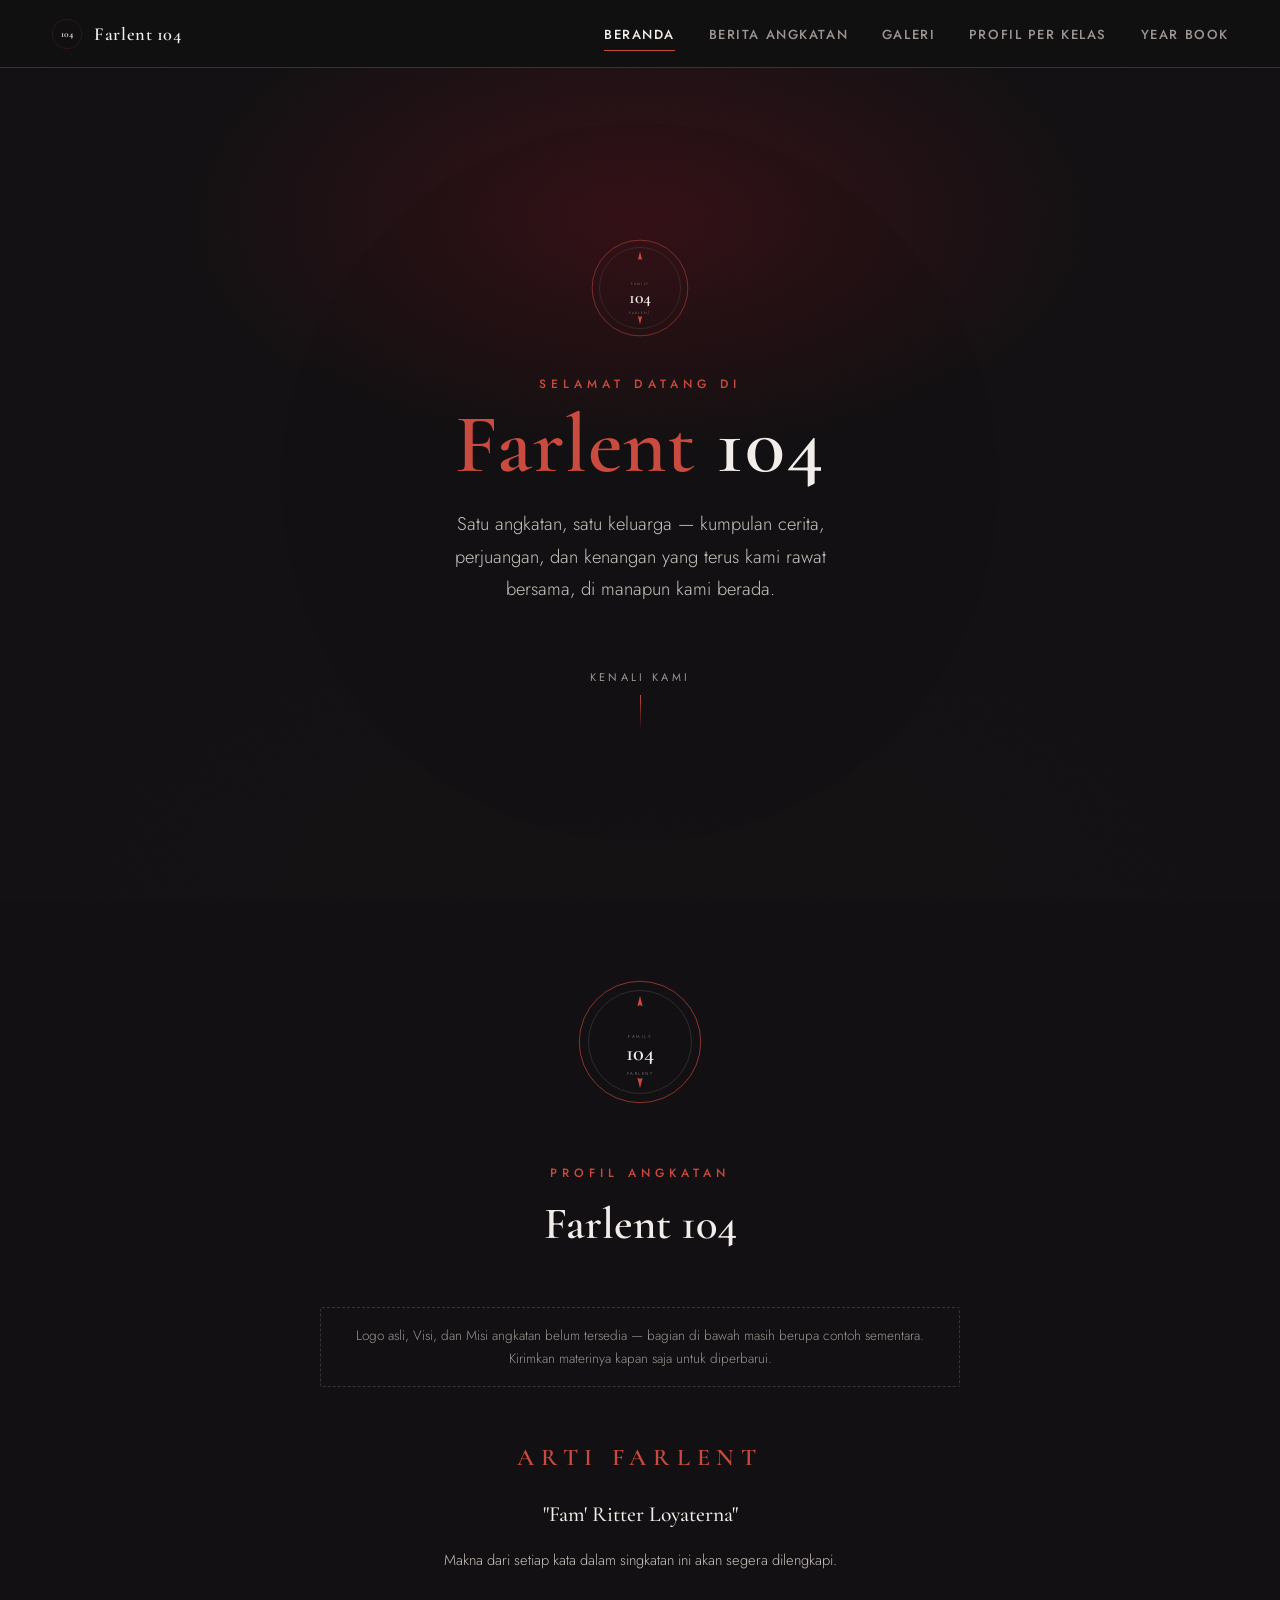
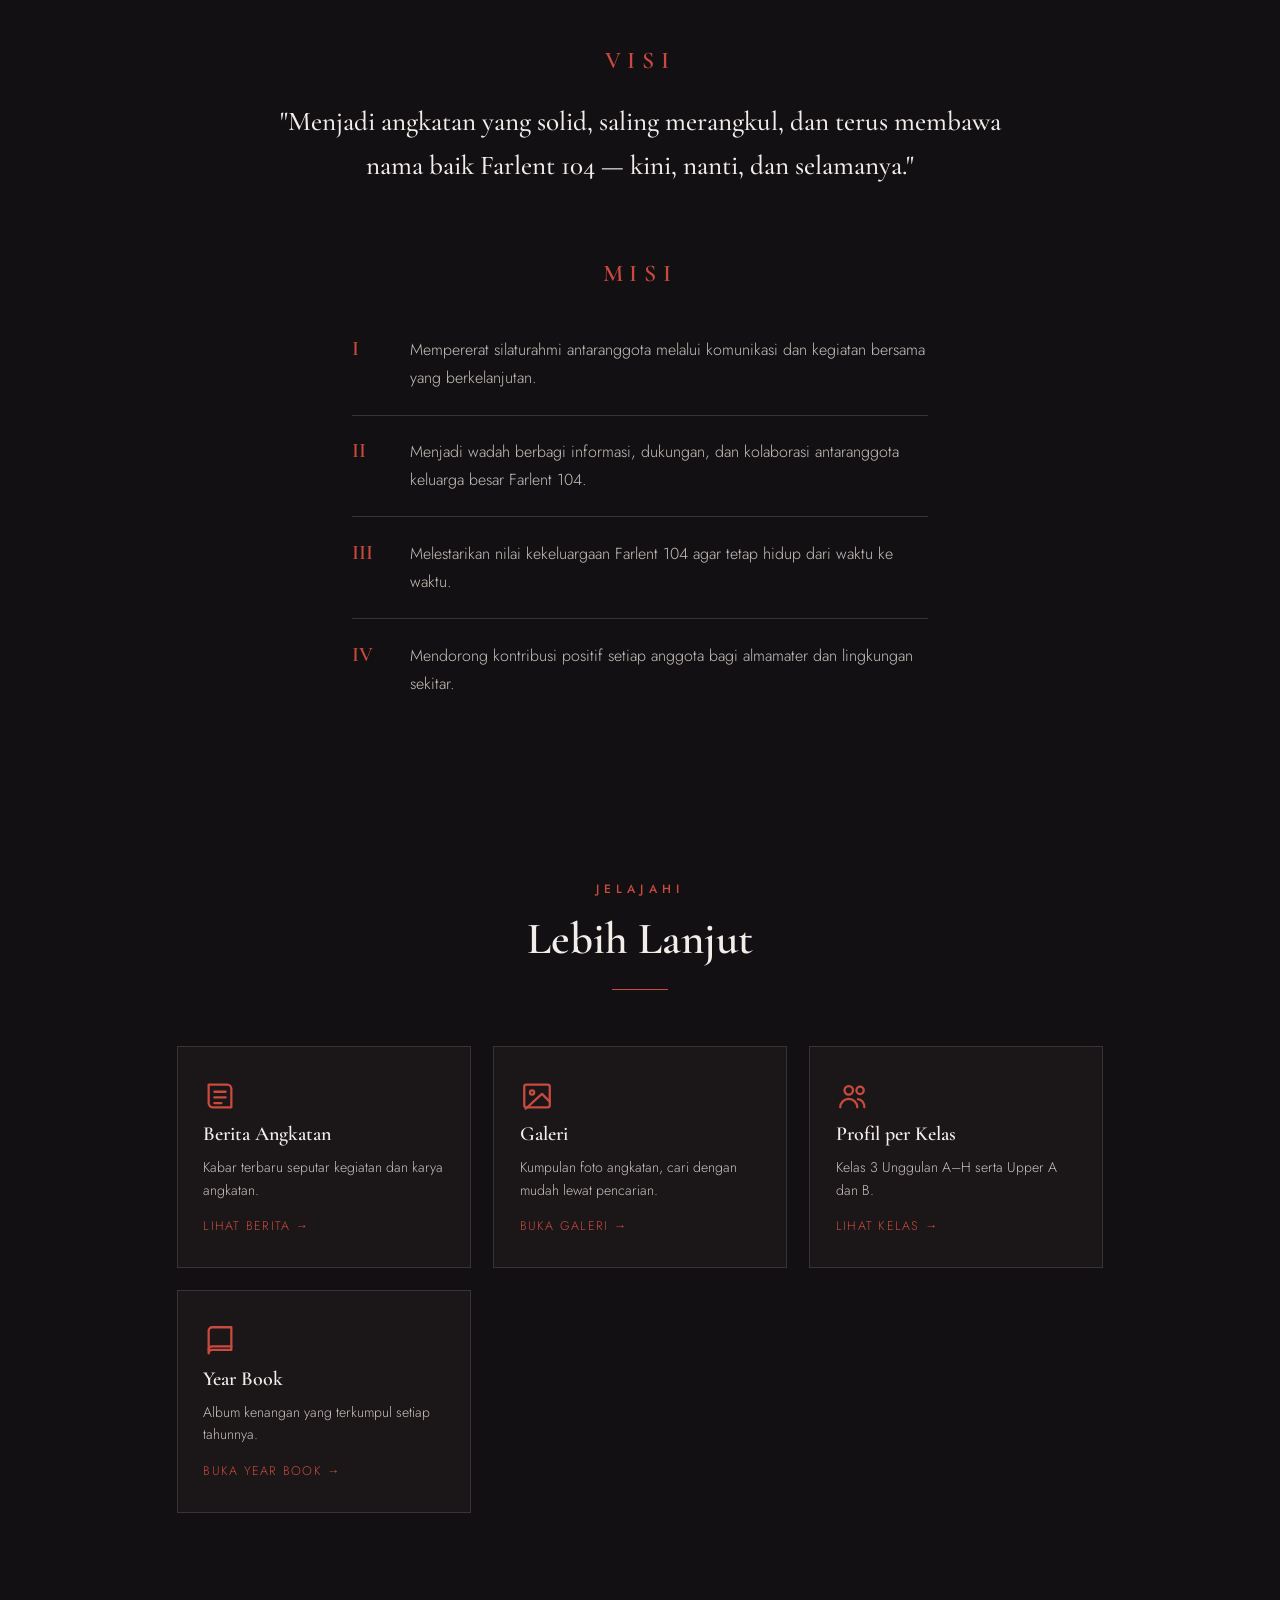
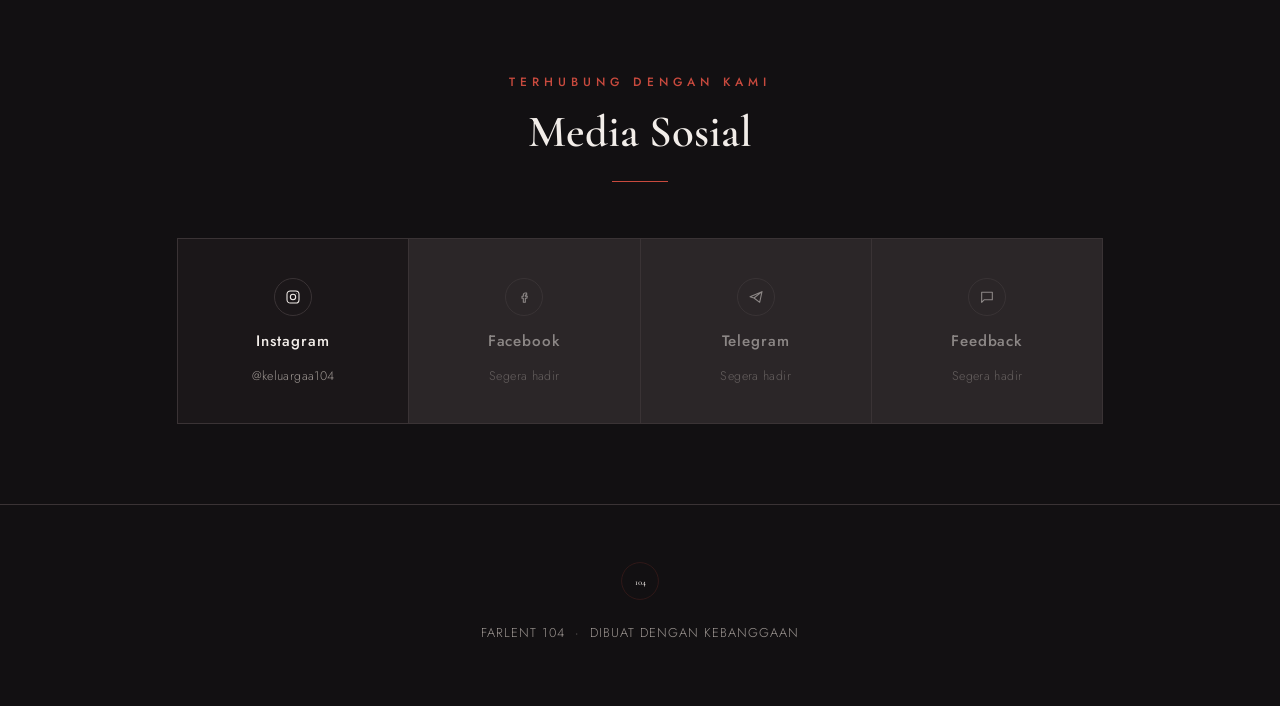
<file: index.html>
<!DOCTYPE html>
<html lang="id">
<head>
<meta charset="UTF-8">
<meta name="viewport" content="width=device-width, initial-scale=1.0">
<title>Farlent 104</title>
<link rel="stylesheet" href="shared.css">
<link rel="stylesheet" href="css/index.css">
</head>
<body>
<div class="grain"></div>

<nav class="navbar">
  <a class="nav-brand" href="index.html">
    <svg class="crest" viewBox="0 0 200 200" aria-hidden="true"><circle class="ring-outer" cx="100" cy="100" r="92"/><text x="100" y="118" class="num" style="font-size:60px;">104</text></svg>
    <span>Farlent 104</span>
  </a>
  <ul class="nav-links">
    <li><a href="index.html" aria-current="page">Beranda</a></li>
    <li><a href="berita.html">Berita Angkatan</a></li>
    <li><a href="galeri.html">Galeri</a></li>
    <li><a href="kelas.html">Profil per Kelas</a></li>
    <li><a href="yearbook.html">Year Book</a></li>
  </ul>
  <button class="nav-toggle" aria-label="Buka menu" aria-expanded="false">
    <svg viewBox="0 0 24 24" fill="none" stroke="currentColor" stroke-width="1.6"><path d="M4 7h16M4 12h16M4 17h16"/></svg>
  </button>
</nav>

<header class="hero">
  <div class="hero-watermark" aria-hidden="true">
    <svg viewBox="0 0 200 200"><circle class="ring-outer" cx="100" cy="100" r="92"/><circle class="ring-inner" cx="100" cy="100" r="80"/></svg>
  </div>
  <svg class="hero-crest crest" viewBox="0 0 200 200" role="img" aria-label="Lambang Farlent 104">
    <circle class="ring-outer" cx="100" cy="100" r="92"/>
    <circle class="ring-inner" cx="100" cy="100" r="78"/>
    <path d="M100 30 L104 46 L100 44 L96 46 Z" fill="var(--garnet-soft)"/>
    <path d="M100 170 L104 154 L100 156 L96 154 Z" fill="var(--garnet-soft)"/>
    <text x="100" y="94" class="label">FAMILY</text>
    <text x="100" y="128" class="num">104</text>
    <text x="100" y="150" class="label">FARLENT</text>
  </svg>
  <span class="eyebrow">Selamat datang di</span>
  <h1><em>Farlent</em> 104</h1>
  <p class="tagline">Satu angkatan, satu keluarga — kumpulan cerita, perjuangan, dan kenangan yang terus kami rawat bersama, di manapun kami berada.</p>
  <button class="scroll-cue" onclick="document.getElementById('profil').scrollIntoView({behavior:'smooth'})" aria-label="Gulir ke profil angkatan">
    <span>Kenali Kami</span>
    <span class="line" aria-hidden="true"></span>
  </button>
</header>

<main id="profil">
  <section class="block reveal">
    <div class="profile-logo">
      <svg class="crest" viewBox="0 0 200 200" role="img" aria-label="Lambang Farlent 104">
        <circle class="ring-outer" cx="100" cy="100" r="92"/>
        <circle class="ring-inner" cx="100" cy="100" r="78"/>
        <path d="M100 30 L104 46 L100 44 L96 46 Z" fill="var(--garnet-soft)"/>
        <path d="M100 170 L104 154 L100 156 L96 154 Z" fill="var(--garnet-soft)"/>
        <text x="100" y="94" class="label">FAMILY</text>
        <text x="100" y="128" class="num">104</text>
        <text x="100" y="150" class="label">FARLENT</text>
      </svg>
    </div>
    <div class="section-head">
      <span class="eyebrow">Profil Angkatan</span>
      <h2>Farlent 104</h2>
    </div>

    <div class="notice">Logo asli, Visi, dan Misi angkatan belum tersedia — bagian di bawah masih berupa contoh sementara. Kirimkan materinya kapan saja untuk diperbarui.</div>

    <div class="vm-block" style="margin-bottom:4.5rem;">
      <h3>Arti Farlent</h3>
      <p class="visi-text" style="font-size:clamp(1.1rem,2.2vw,1.35rem);">"Fam' Ritter Loyaterna"</p>
      <p style="text-align:center; color:var(--paper-dim); font-size:0.92rem; max-width:52ch; margin:1rem auto 0; line-height:1.75;">Makna dari setiap kata dalam singkatan ini akan segera dilengkapi.</p>
    </div>

    <div class="vm-wrap">
      <div class="vm-block">
        <h3>Visi</h3>
        <p class="visi-text">"Menjadi angkatan yang solid, saling merangkul, dan terus membawa nama baik Farlent 104 — kini, nanti, dan selamanya."</p>
      </div>
      <div class="vm-block">
        <h3>Misi</h3>
        <ul class="misi-list">
          <li><span class="num">I</span><p>Mempererat silaturahmi antaranggota melalui komunikasi dan kegiatan bersama yang berkelanjutan.</p></li>
          <li><span class="num">II</span><p>Menjadi wadah berbagi informasi, dukungan, dan kolaborasi antaranggota keluarga besar Farlent 104.</p></li>
          <li><span class="num">III</span><p>Melestarikan nilai kekeluargaan Farlent 104 agar tetap hidup dari waktu ke waktu.</p></li>
          <li><span class="num">IV</span><p>Mendorong kontribusi positif setiap anggota bagi almamater dan lingkungan sekitar.</p></li>
        </ul>
      </div>
    </div>
  </section>

  <section class="block reveal">
    <div class="section-head">
      <span class="eyebrow">Jelajahi</span>
      <h2>Lebih Lanjut</h2>
      <div class="divider"></div>
    </div>
    <div class="quicklinks">
      <a class="quick-card" href="berita.html">
        <span class="icon"><svg viewBox="0 0 24 24" fill="none" stroke-width="1.6" stroke-linecap="round" stroke-linejoin="round"><path d="M4 4h13a3 3 0 0 1 3 3v13H7a3 3 0 0 1-3-3V4Z"/><path d="M8 9h8M8 13h8M8 17h5"/></svg></span>
        <h3>Berita Angkatan</h3>
        <p>Kabar terbaru seputar kegiatan dan karya angkatan.</p>
        <span class="go">Lihat Berita →</span>
      </a>
      <a class="quick-card" href="galeri.html">
        <span class="icon"><svg viewBox="0 0 24 24" fill="none" stroke-width="1.6" stroke-linecap="round" stroke-linejoin="round"><rect x="3" y="4" width="18" height="16" rx="1.5"/><circle cx="8.5" cy="9.5" r="1.5"/><path d="M21 16l-5.5-5.5L4 21"/></svg></span>
        <h3>Galeri</h3>
        <p>Kumpulan foto angkatan, cari dengan mudah lewat pencarian.</p>
        <span class="go">Buka Galeri →</span>
      </a>
      <a class="quick-card" href="kelas.html">
        <span class="icon"><svg viewBox="0 0 24 24" fill="none" stroke-width="1.6" stroke-linecap="round" stroke-linejoin="round"><circle cx="9" cy="8" r="3"/><path d="M3 20c0-3.3 2.7-6 6-6s6 2.7 6 6"/><circle cx="17" cy="8" r="2.6"/><path d="M15.5 14.2c2.7.4 4.5 2.7 4.5 5.8"/></svg></span>
        <h3>Profil per Kelas</h3>
        <p>Kelas 3 Unggulan A–H serta Upper A dan B.</p>
        <span class="go">Lihat Kelas →</span>
      </a>
      <a class="quick-card" href="yearbook.html">
        <span class="icon"><svg viewBox="0 0 24 24" fill="none" stroke-width="1.6" stroke-linecap="round" stroke-linejoin="round"><path d="M4 5.5A2.5 2.5 0 0 1 6.5 3H20v16H6.5A2.5 2.5 0 0 0 4 21.5v-16Z"/><path d="M4 19a2.5 2.5 0 0 1 2.5-2.5H20"/></svg></span>
        <h3>Year Book</h3>
        <p>Album kenangan yang terkumpul setiap tahunnya.</p>
        <span class="go">Buka Year Book →</span>
      </a>
    </div>
  </section>

  <section class="block reveal">
    <div class="section-head">
      <span class="eyebrow">Terhubung Dengan Kami</span>
      <h2>Media Sosial</h2>
      <div class="divider"></div>
    </div>
    <div class="medsos-grid">
      <a class="medsos-card" href="https://www.instagram.com/keluargaa104" target="_blank" rel="noopener" aria-label="Instagram Farlent 104">
        <span class="icon"><svg viewBox="0 0 24 24" fill="none" stroke-width="1.6" stroke-linecap="round" stroke-linejoin="round"><rect x="3" y="3" width="18" height="18" rx="5"/><circle cx="12" cy="12" r="4"/><circle cx="17.2" cy="6.8" r="0.6" fill="var(--paper)" stroke="none"/></svg></span>
        <span class="name">Instagram</span>
        <span class="handle">@keluargaa104</span>
      </a>
      <span class="medsos-card disabled" aria-label="Facebook belum tersedia">
        <span class="icon"><svg viewBox="0 0 24 24" fill="none" stroke-width="1.6" stroke-linecap="round" stroke-linejoin="round"><path d="M14 9h2V6h-2c-1.7 0-3 1.3-3 3v2H9v3h2v6h3v-6h2.2l.8-3H14V9.6c0-.3.3-.6.6-.6Z"/></svg></span>
        <span class="name">Facebook</span>
        <span class="handle">Segera hadir</span>
      </span>
      <span class="medsos-card disabled" aria-label="Telegram belum tersedia">
        <span class="icon"><svg viewBox="0 0 24 24" fill="none" stroke-width="1.6" stroke-linecap="round" stroke-linejoin="round"><path d="M21 4 3 11.5l6 2M21 4l-3.5 16-8.5-6.5M21 4 9 13.5"/></svg></span>
        <span class="name">Telegram</span>
        <span class="handle">Segera hadir</span>
      </span>
      <span class="medsos-card disabled" aria-label="Feedback belum tersedia">
        <span class="icon"><svg viewBox="0 0 24 24" fill="none" stroke-width="1.6" stroke-linecap="round" stroke-linejoin="round"><path d="M4 5h16v11H8l-4 4V5Z"/></svg></span>
        <span class="name">Feedback</span>
        <span class="handle">Segera hadir</span>
      </span>
    </div>
  </section>
</main>

<footer>
  <svg class="crest-mini crest" viewBox="0 0 200 200" aria-hidden="true"><circle class="ring-outer" cx="100" cy="100" r="92"/><text x="100" y="118" class="num" style="font-size:44px;">104</text></svg>
  <p>FARLENT 104 &nbsp;·&nbsp; DIBUAT DENGAN KEBANGGAAN</p>
</footer>

<script src="shared.js"></script>
</body>
</html>
</file>
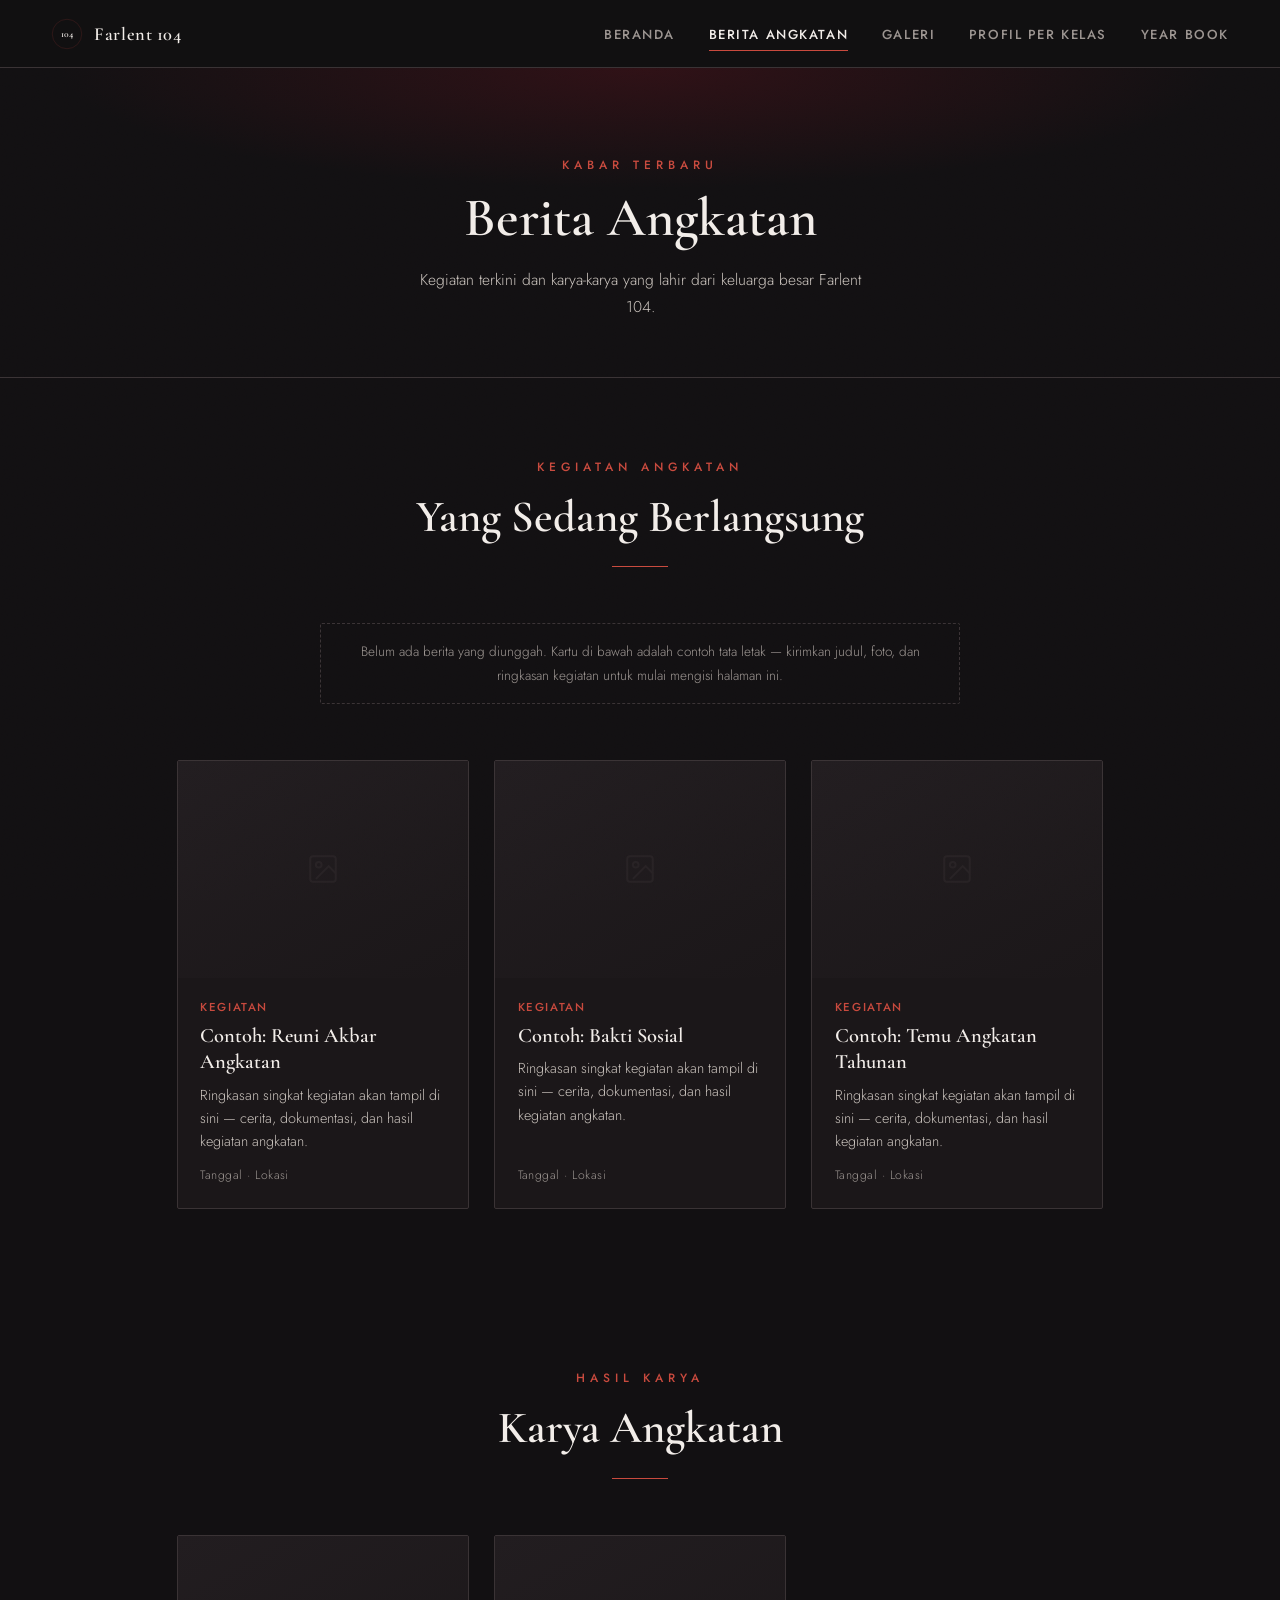
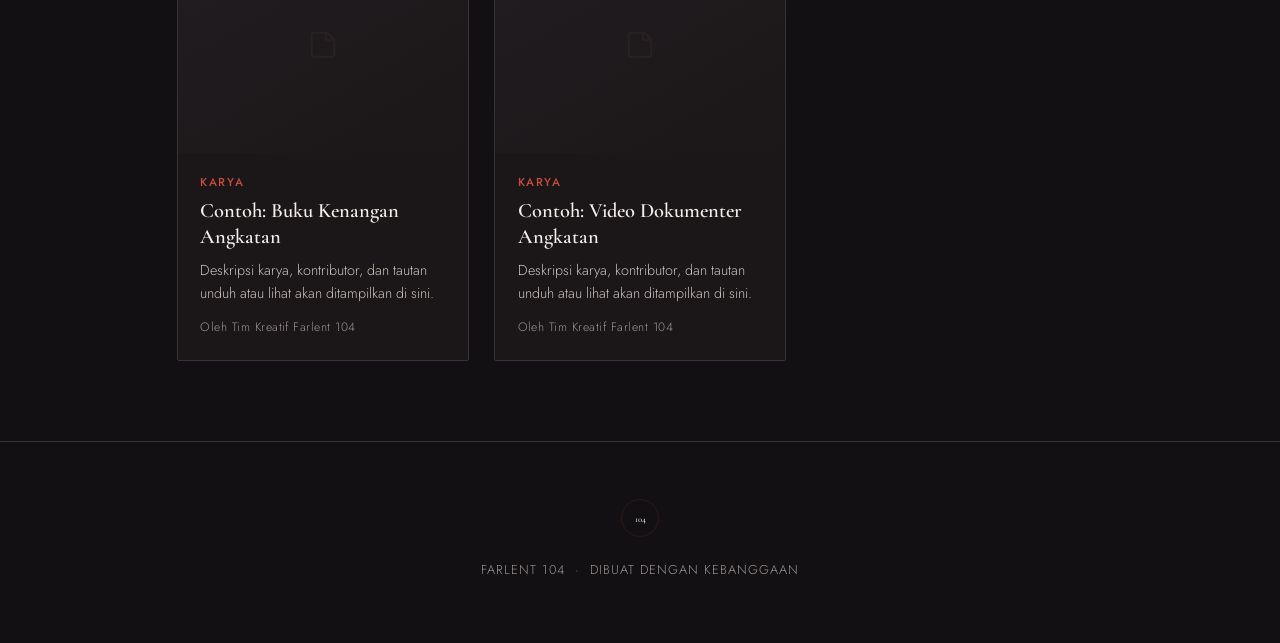
<file: berita.html>
<!DOCTYPE html>
<html lang="id">
<head>
<meta charset="UTF-8">
<meta name="viewport" content="width=device-width, initial-scale=1.0">
<title>Berita Angkatan — Farlent 104</title>
<link rel="stylesheet" href="shared.css">
</head>
<body>
<div class="grain"></div>

<nav class="navbar">
  <a class="nav-brand" href="index.html">
    <svg class="crest" viewBox="0 0 200 200" aria-hidden="true"><circle class="ring-outer" cx="100" cy="100" r="92"/><text x="100" y="118" class="num" style="font-size:60px;">104</text></svg>
    <span>Farlent 104</span>
  </a>
  <ul class="nav-links">
    <li><a href="index.html">Beranda</a></li>
    <li><a href="berita.html" aria-current="page">Berita Angkatan</a></li>
    <li><a href="galeri.html">Galeri</a></li>
    <li><a href="kelas.html">Profil per Kelas</a></li>
    <li><a href="yearbook.html">Year Book</a></li>
  </ul>
  <button class="nav-toggle" aria-label="Buka menu" aria-expanded="false">
    <svg viewBox="0 0 24 24" fill="none" stroke="currentColor" stroke-width="1.6"><path d="M4 7h16M4 12h16M4 17h16"/></svg>
  </button>
</nav>

<header class="page-header">
  <span class="eyebrow">Kabar Terbaru</span>
  <h1>Berita Angkatan</h1>
  <p>Kegiatan terkini dan karya-karya yang lahir dari keluarga besar Farlent 104.</p>
</header>

<main>
  <section class="block reveal">
    <div class="section-head">
      <span class="eyebrow">Kegiatan Angkatan</span>
      <h2>Yang Sedang Berlangsung</h2>
      <div class="divider"></div>
    </div>
    <div class="notice">Belum ada berita yang diunggah. Kartu di bawah adalah contoh tata letak — kirimkan judul, foto, dan ringkasan kegiatan untuk mulai mengisi halaman ini.</div>
    <div class="card-grid">
      <article class="info-card reveal-left">
        <div class="thumb"><svg viewBox="0 0 24 24" fill="none" stroke="currentColor" stroke-width="1.4"><rect x="3" y="3" width="18" height="18" rx="2"/><circle cx="9" cy="9" r="2"/><path d="M21 15l-5-5-9 9"/></svg></div>
        <div class="body">
          <span class="tag">Kegiatan</span>
          <h3>Contoh: Reuni Akbar Angkatan</h3>
          <p>Ringkasan singkat kegiatan akan tampil di sini — cerita, dokumentasi, dan hasil kegiatan angkatan.</p>
          <span class="meta">Tanggal · Lokasi</span>
        </div>
      </article>
      <article class="info-card reveal-right">
        <div class="thumb"><svg viewBox="0 0 24 24" fill="none" stroke="currentColor" stroke-width="1.4"><rect x="3" y="3" width="18" height="18" rx="2"/><circle cx="9" cy="9" r="2"/><path d="M21 15l-5-5-9 9"/></svg></div>
        <div class="body">
          <span class="tag">Kegiatan</span>
          <h3>Contoh: Bakti Sosial</h3>
          <p>Ringkasan singkat kegiatan akan tampil di sini — cerita, dokumentasi, dan hasil kegiatan angkatan.</p>
          <span class="meta">Tanggal · Lokasi</span>
        </div>
      </article>
      <article class="info-card reveal-left">
        <div class="thumb"><svg viewBox="0 0 24 24" fill="none" stroke="currentColor" stroke-width="1.4"><rect x="3" y="3" width="18" height="18" rx="2"/><circle cx="9" cy="9" r="2"/><path d="M21 15l-5-5-9 9"/></svg></div>
        <div class="body">
          <span class="tag">Kegiatan</span>
          <h3>Contoh: Temu Angkatan Tahunan</h3>
          <p>Ringkasan singkat kegiatan akan tampil di sini — cerita, dokumentasi, dan hasil kegiatan angkatan.</p>
          <span class="meta">Tanggal · Lokasi</span>
        </div>
      </article>
    </div>
  </section>

  <section class="block reveal">
    <div class="section-head">
      <span class="eyebrow">Hasil Karya</span>
      <h2>Karya Angkatan</h2>
      <div class="divider"></div>
    </div>
    <div class="card-grid">
      <article class="info-card reveal-left">
        <div class="thumb"><svg viewBox="0 0 24 24" fill="none" stroke="currentColor" stroke-width="1.4"><path d="M4 19V6a2 2 0 0 1 2-2h9l5 5v10a2 2 0 0 1-2 2H6a2 2 0 0 1-2-2Z"/><path d="M14 4v5h5"/></svg></div>
        <div class="body">
          <span class="tag">Karya</span>
          <h3>Contoh: Buku Kenangan Angkatan</h3>
          <p>Deskripsi karya, kontributor, dan tautan unduh atau lihat akan ditampilkan di sini.</p>
          <span class="meta">Oleh Tim Kreatif Farlent 104</span>
        </div>
      </article>
      <article class="info-card reveal-right">
        <div class="thumb"><svg viewBox="0 0 24 24" fill="none" stroke="currentColor" stroke-width="1.4"><path d="M4 19V6a2 2 0 0 1 2-2h9l5 5v10a2 2 0 0 1-2 2H6a2 2 0 0 1-2-2Z"/><path d="M14 4v5h5"/></svg></div>
        <div class="body">
          <span class="tag">Karya</span>
          <h3>Contoh: Video Dokumenter Angkatan</h3>
          <p>Deskripsi karya, kontributor, dan tautan unduh atau lihat akan ditampilkan di sini.</p>
          <span class="meta">Oleh Tim Kreatif Farlent 104</span>
        </div>
      </article>
    </div>
  </section>
</main>

<footer>
  <svg class="crest-mini crest" viewBox="0 0 200 200" aria-hidden="true"><circle class="ring-outer" cx="100" cy="100" r="92"/><text x="100" y="118" class="num" style="font-size:44px;">104</text></svg>
  <p>FARLENT 104 &nbsp;·&nbsp; DIBUAT DENGAN KEBANGGAAN</p>
</footer>

<script src="shared.js"></script>
</body>
</html>
</file>
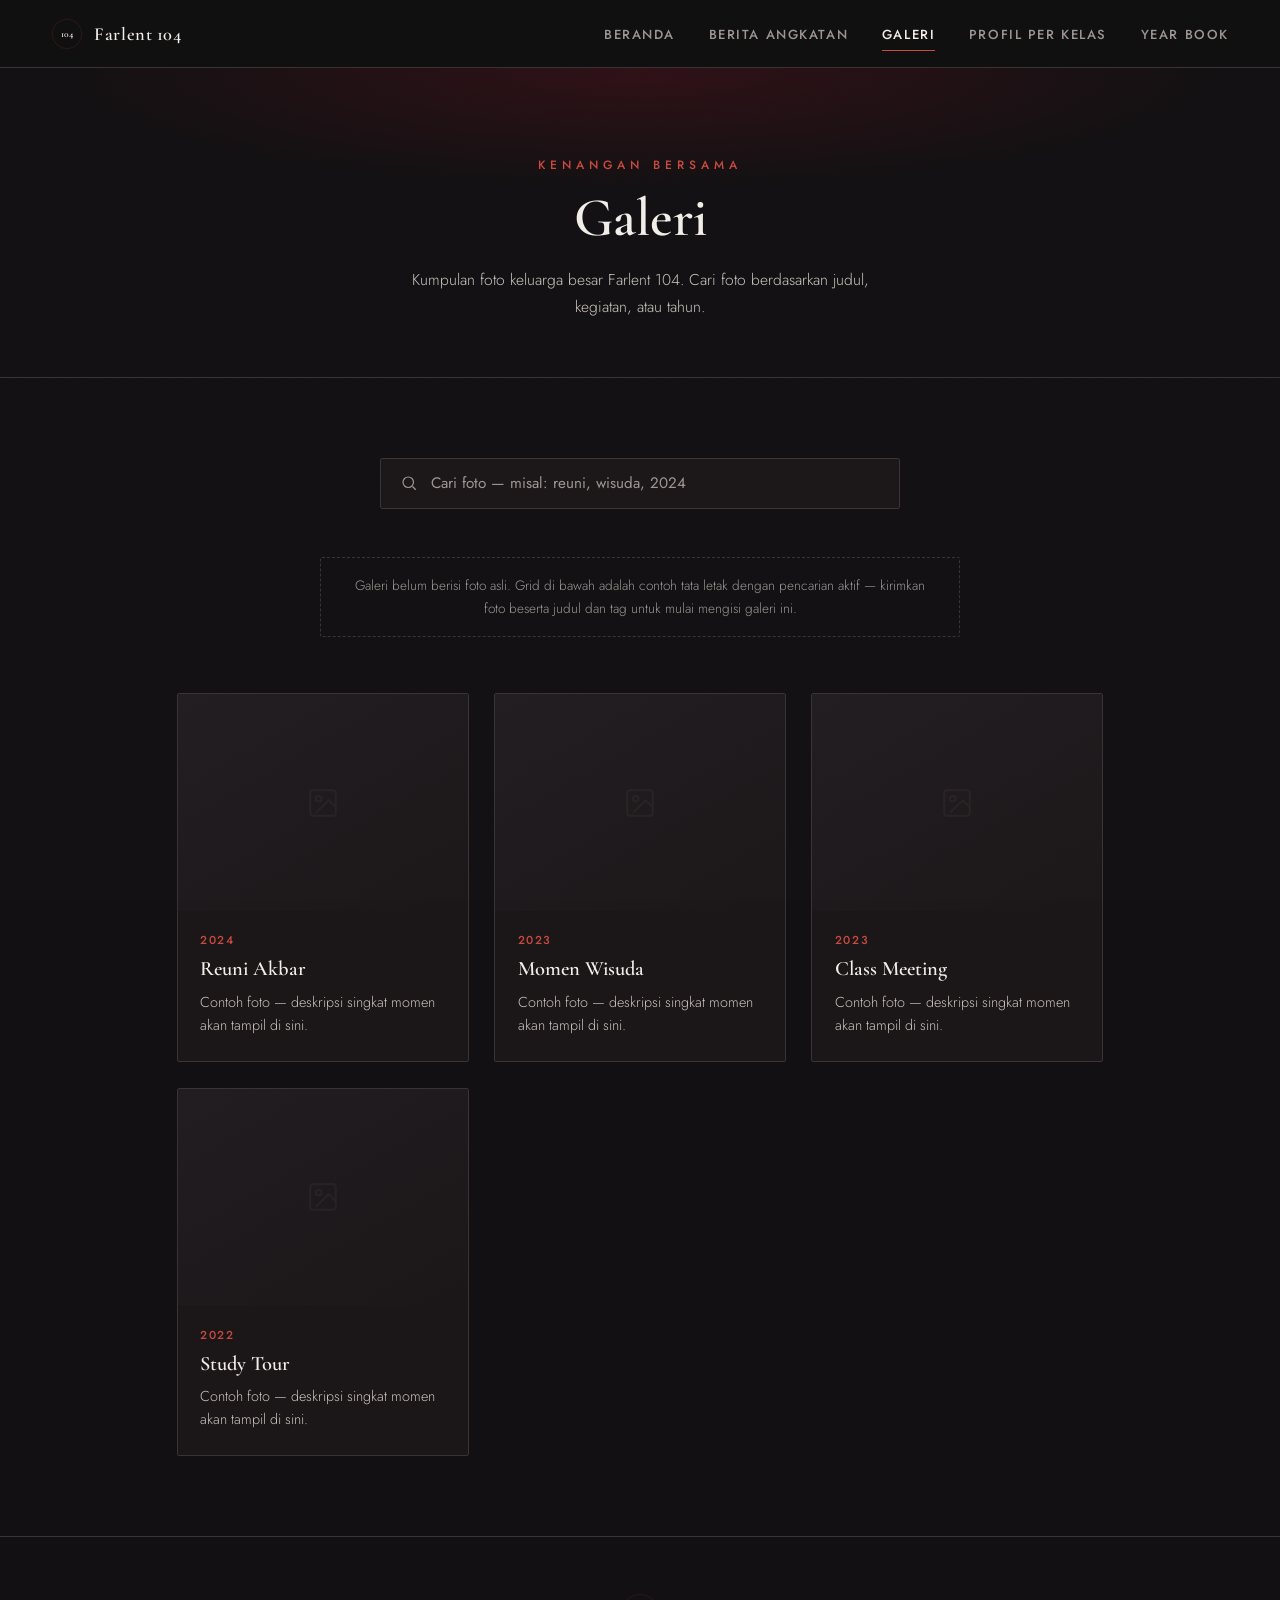
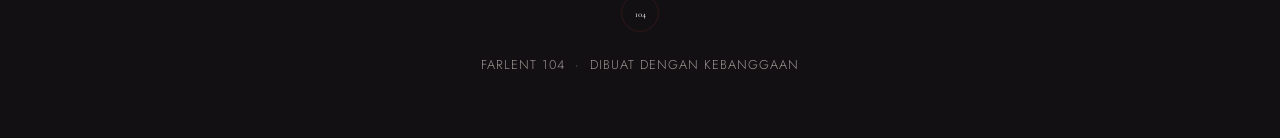
<file: galeri.html>
<!DOCTYPE html>
<html lang="id">
<head>
<meta charset="UTF-8">
<meta name="viewport" content="width=device-width, initial-scale=1.0">
<title>Galeri — Farlent 104</title>
<link rel="stylesheet" href="shared.css">
</head>
<body>
<div class="grain"></div>

<nav class="navbar">
  <a class="nav-brand" href="index.html">
    <svg class="crest" viewBox="0 0 200 200" aria-hidden="true"><circle class="ring-outer" cx="100" cy="100" r="92"/><text x="100" y="118" class="num" style="font-size:60px;">104</text></svg>
    <span>Farlent 104</span>
  </a>
  <ul class="nav-links">
    <li><a href="index.html">Beranda</a></li>
    <li><a href="berita.html">Berita Angkatan</a></li>
    <li><a href="galeri.html" aria-current="page">Galeri</a></li>
    <li><a href="kelas.html">Profil per Kelas</a></li>
    <li><a href="yearbook.html">Year Book</a></li>
  </ul>
  <button class="nav-toggle" aria-label="Buka menu" aria-expanded="false">
    <svg viewBox="0 0 24 24" fill="none" stroke="currentColor" stroke-width="1.6"><path d="M4 7h16M4 12h16M4 17h16"/></svg>
  </button>
</nav>

<header class="page-header">
  <span class="eyebrow">Kenangan Bersama</span>
  <h1>Galeri</h1>
  <p>Kumpulan foto keluarga besar Farlent 104. Cari foto berdasarkan judul, kegiatan, atau tahun.</p>
</header>

<main>
  <section class="block reveal">
    <div class="search-bar">
      <svg viewBox="0 0 24 24" fill="none" stroke="currentColor" stroke-width="1.6"><circle cx="11" cy="11" r="7"/><path d="m21 21-4.3-4.3"/></svg>
      <input type="text" id="gallerySearch" placeholder="Cari foto — misal: reuni, wisuda, 2024">
    </div>

    <div class="notice">Galeri belum berisi foto asli. Grid di bawah adalah contoh tata letak dengan pencarian aktif — kirimkan foto beserta judul dan tag untuk mulai mengisi galeri ini.</div>

    <div class="card-grid" id="galleryGrid">
      <article class="info-card reveal-left" data-search="reuni akbar 2024 kumpul angkatan">
        <div class="thumb"><svg viewBox="0 0 24 24" fill="none" stroke="currentColor" stroke-width="1.4"><rect x="3" y="3" width="18" height="18" rx="2"/><circle cx="9" cy="9" r="2"/><path d="M21 15l-5-5-9 9"/></svg></div>
        <div class="body"><span class="tag">2024</span><h3>Reuni Akbar</h3><p>Contoh foto — deskripsi singkat momen akan tampil di sini.</p></div>
      </article>
      <article class="info-card reveal-right" data-search="wisuda 2023 kelulusan angkatan">
        <div class="thumb"><svg viewBox="0 0 24 24" fill="none" stroke="currentColor" stroke-width="1.4"><rect x="3" y="3" width="18" height="18" rx="2"/><circle cx="9" cy="9" r="2"/><path d="M21 15l-5-5-9 9"/></svg></div>
        <div class="body"><span class="tag">2023</span><h3>Momen Wisuda</h3><p>Contoh foto — deskripsi singkat momen akan tampil di sini.</p></div>
      </article>
      <article class="info-card reveal-left" data-search="classmeeting 2023 olahraga kelas">
        <div class="thumb"><svg viewBox="0 0 24 24" fill="none" stroke="currentColor" stroke-width="1.4"><rect x="3" y="3" width="18" height="18" rx="2"/><circle cx="9" cy="9" r="2"/><path d="M21 15l-5-5-9 9"/></svg></div>
        <div class="body"><span class="tag">2023</span><h3>Class Meeting</h3><p>Contoh foto — deskripsi singkat momen akan tampil di sini.</p></div>
      </article>
      <article class="info-card reveal-right" data-search="study tour 2022 perjalanan angkatan">
        <div class="thumb"><svg viewBox="0 0 24 24" fill="none" stroke="currentColor" stroke-width="1.4"><rect x="3" y="3" width="18" height="18" rx="2"/><circle cx="9" cy="9" r="2"/><path d="M21 15l-5-5-9 9"/></svg></div>
        <div class="body"><span class="tag">2022</span><h3>Study Tour</h3><p>Contoh foto — deskripsi singkat momen akan tampil di sini.</p></div>
      </article>
    </div>
    <p class="empty-state" id="galleryEmpty">Tidak ada foto yang cocok dengan pencarianmu.</p>
  </section>
</main>

<footer>
  <svg class="crest-mini crest" viewBox="0 0 200 200" aria-hidden="true"><circle class="ring-outer" cx="100" cy="100" r="92"/><text x="100" y="118" class="num" style="font-size:44px;">104</text></svg>
  <p>FARLENT 104 &nbsp;·&nbsp; DIBUAT DENGAN KEBANGGAAN</p>
</footer>

<script src="shared.js"></script>
<script>
  const input = document.getElementById('gallerySearch');
  const cards = Array.from(document.querySelectorAll('#galleryGrid .info-card'));
  const emptyState = document.getElementById('galleryEmpty');
  input.addEventListener('input', () => {
    const q = input.value.trim().toLowerCase();
    let visibleCount = 0;
    cards.forEach(card => {
      const match = card.dataset.search.includes(q);
      card.style.display = match ? '' : 'none';
      if (match) visibleCount++;
    });
    emptyState.classList.toggle('show', visibleCount === 0);
  });
</script>
</body>
</html>
</file>
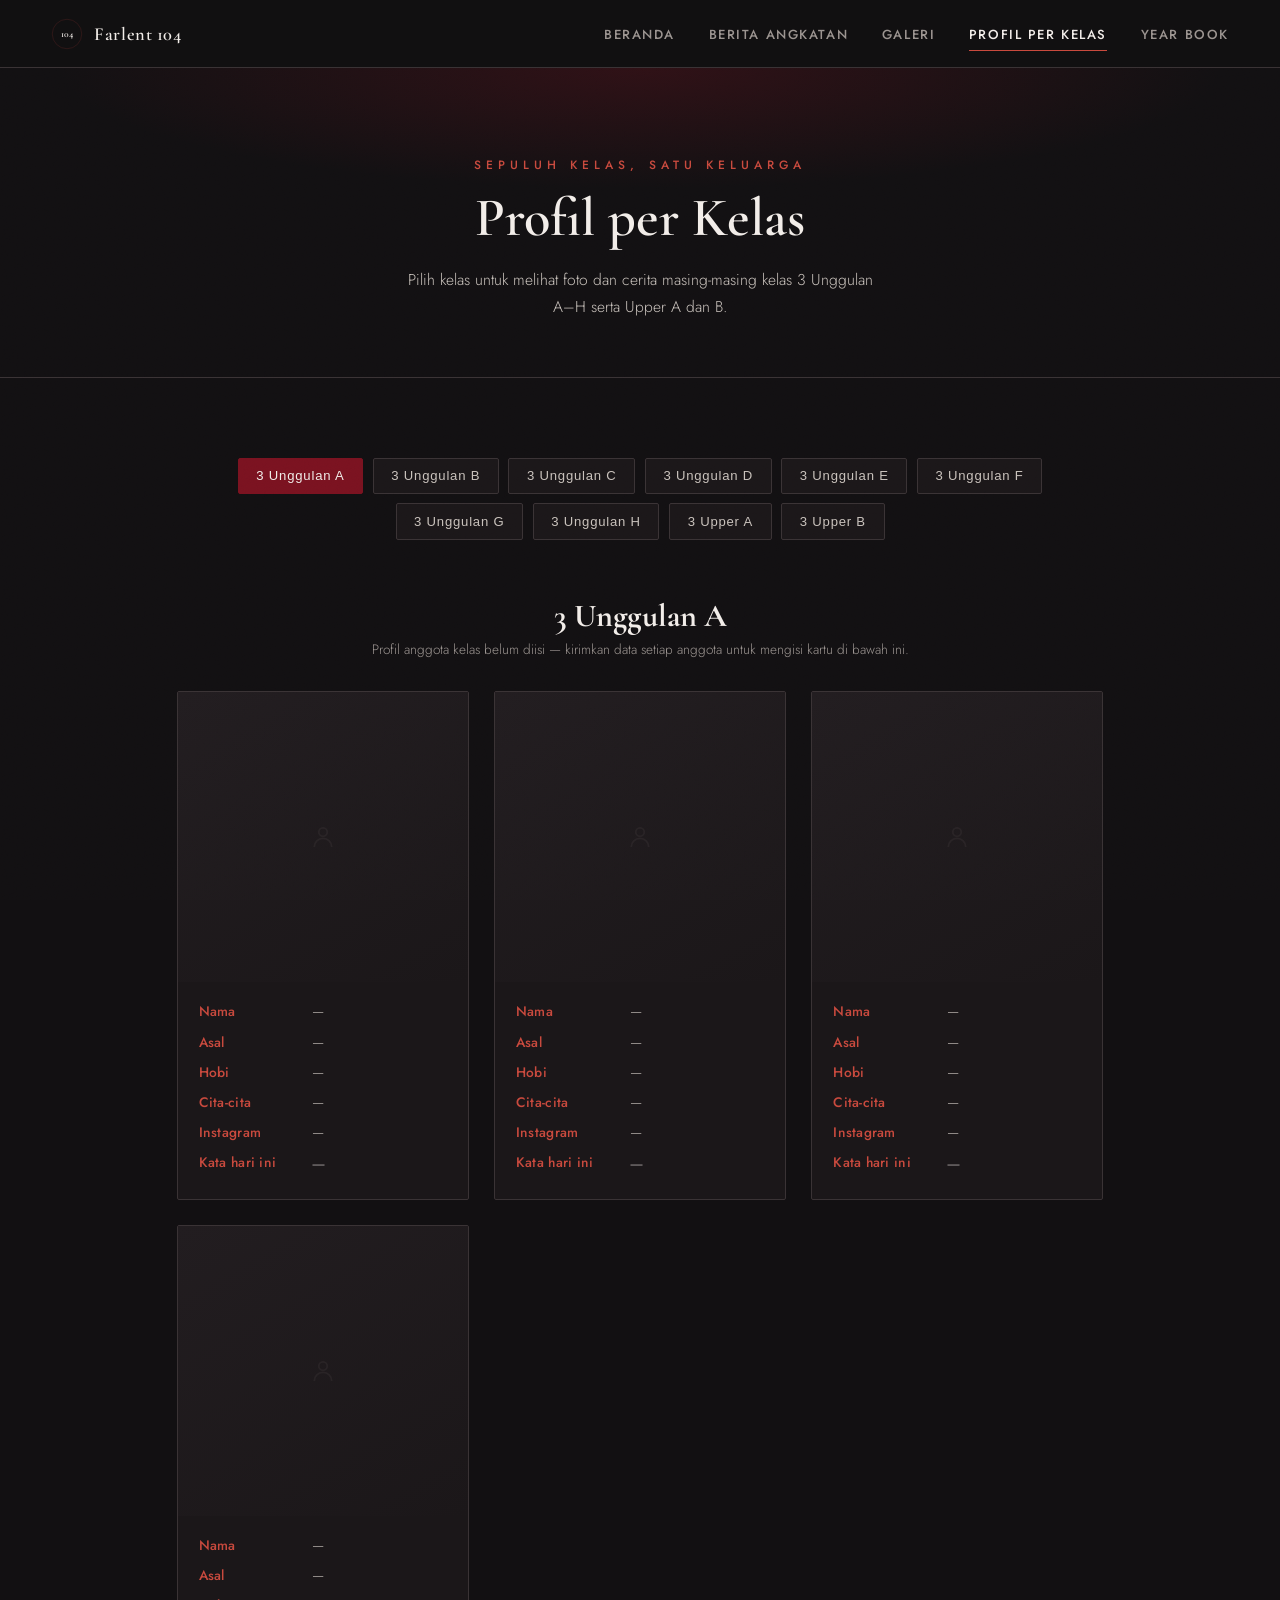
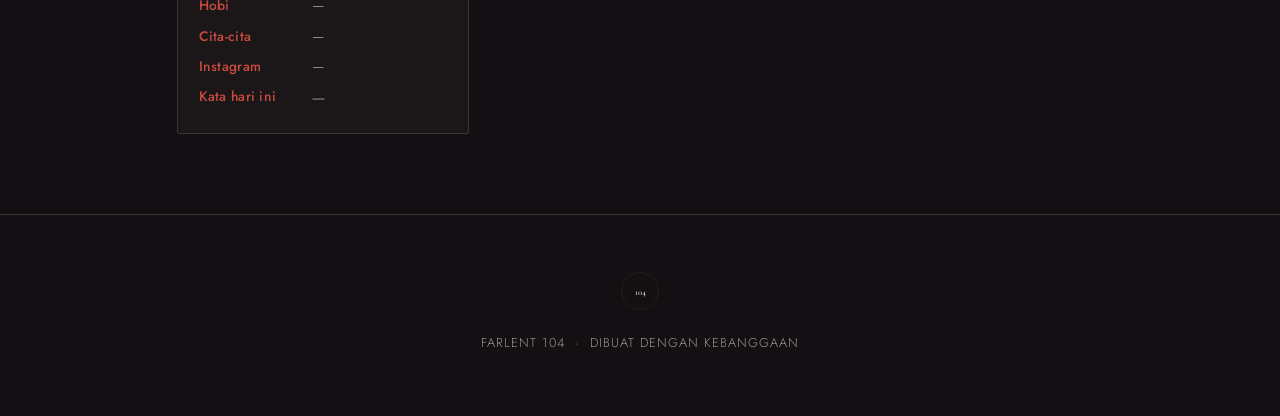
<file: kelas.html>
<!DOCTYPE html>
<html lang="id">
<head>
<meta charset="UTF-8">
<meta name="viewport" content="width=device-width, initial-scale=1.0">
<title>Profil per Kelas — Farlent 104</title>
<link rel="stylesheet" href="shared.css">
</head>
<body>
<div class="grain"></div>

<nav class="navbar">
  <a class="nav-brand" href="index.html">
    <svg class="crest" viewBox="0 0 200 200" aria-hidden="true"><circle class="ring-outer" cx="100" cy="100" r="92"/><text x="100" y="118" class="num" style="font-size:60px;">104</text></svg>
    <span>Farlent 104</span>
  </a>
  <ul class="nav-links">
    <li><a href="index.html">Beranda</a></li>
    <li><a href="berita.html">Berita Angkatan</a></li>
    <li><a href="galeri.html">Galeri</a></li>
    <li><a href="kelas.html" aria-current="page">Profil per Kelas</a></li>
    <li><a href="yearbook.html">Year Book</a></li>
  </ul>
  <button class="nav-toggle" aria-label="Buka menu" aria-expanded="false">
    <svg viewBox="0 0 24 24" fill="none" stroke="currentColor" stroke-width="1.6"><path d="M4 7h16M4 12h16M4 17h16"/></svg>
  </button>
</nav>

<header class="page-header">
  <span class="eyebrow">Sepuluh Kelas, Satu Keluarga</span>
  <h1>Profil per Kelas</h1>
  <p>Pilih kelas untuk melihat foto dan cerita masing-masing kelas 3 Unggulan A–H serta Upper A dan B.</p>
</header>

<main>
  <section class="block reveal">
    <div class="class-tabs" role="tablist" aria-label="Pilih kelas" id="classTabs"></div>
    <div id="classPanels"></div>
  </section>
</main>

<footer>
  <svg class="crest-mini crest" viewBox="0 0 200 200" aria-hidden="true"><circle class="ring-outer" cx="100" cy="100" r="92"/><text x="100" y="118" class="num" style="font-size:44px;">104</text></svg>
  <p>FARLENT 104 &nbsp;·&nbsp; DIBUAT DENGAN KEBANGGAAN</p>
</footer>

<script src="shared.js"></script>
<script>
  const classes = [
    "3 Unggulan A","3 Unggulan B","3 Unggulan C","3 Unggulan D",
    "3 Unggulan E","3 Unggulan F","3 Unggulan G","3 Unggulan H",
    "3 Upper A","3 Upper B"
  ];

  const tabsEl = document.getElementById('classTabs');
  const panelsEl = document.getElementById('classPanels');
  const personIcon = '<svg viewBox="0 0 24 24" fill="none" stroke="currentColor" stroke-width="1.4"><circle cx="12" cy="8" r="3.4"/><path d="M5 20c0-3.9 3.1-7 7-7s7 3.1 7 7"/></svg>';

  classes.forEach((name, i) => {
    const id = 'class-' + i;
    const tab = document.createElement('button');
    tab.className = 'class-tab';
    tab.textContent = name;
    tab.setAttribute('role', 'tab');
    tab.setAttribute('aria-selected', i === 0 ? 'true' : 'false');
    tab.setAttribute('aria-controls', id);
    tab.addEventListener('click', () => activate(i));
    tabsEl.appendChild(tab);

    const panel = document.createElement('div');
    panel.className = 'class-panel' + (i === 0 ? ' active' : '');
    panel.id = id;
    panel.setAttribute('role', 'tabpanel');

    let cardsHtml = '';
    for (let p = 0; p < 4; p++) {
      const side = p % 2 === 0 ? 'reveal-left' : 'reveal-right';
      cardsHtml += `
        <div class="profile-card ${side}">
          <div class="photo">${personIcon}</div>
          <dl class="profile-details">
            <div><dt>Nama</dt><dd>—</dd></div>
            <div><dt>Asal</dt><dd>—</dd></div>
            <div><dt>Hobi</dt><dd>—</dd></div>
            <div><dt>Cita-cita</dt><dd>—</dd></div>
            <div><dt>Instagram</dt><dd>—</dd></div>
            <div class="quote"><dt>Kata hari ini</dt><dd>—</dd></div>
          </dl>
        </div>`;
    }

    panel.innerHTML = `
      <div class="class-name-badge">
        <h3 class="serif">${name}</h3>
        <p>Profil anggota kelas belum diisi — kirimkan data setiap anggota untuk mengisi kartu di bawah ini.</p>
      </div>
      <div class="profile-grid">${cardsHtml}</div>
    `;
    panelsEl.appendChild(panel);
  });

  const cardObserver = new IntersectionObserver((entries) => {
    entries.forEach(e => { if (e.isIntersecting) { e.target.classList.add('in'); cardObserver.unobserve(e.target); } });
  }, { threshold: 0.12 });
  document.querySelectorAll('.profile-card').forEach(el => cardObserver.observe(el));

  function activate(index) {
    tabsEl.querySelectorAll('.class-tab').forEach((t, i) => t.setAttribute('aria-selected', i === index ? 'true' : 'false'));
    panelsEl.querySelectorAll('.class-panel').forEach((p, i) => p.classList.toggle('active', i === index));
  }
</script>
</body>
</html>
</file>
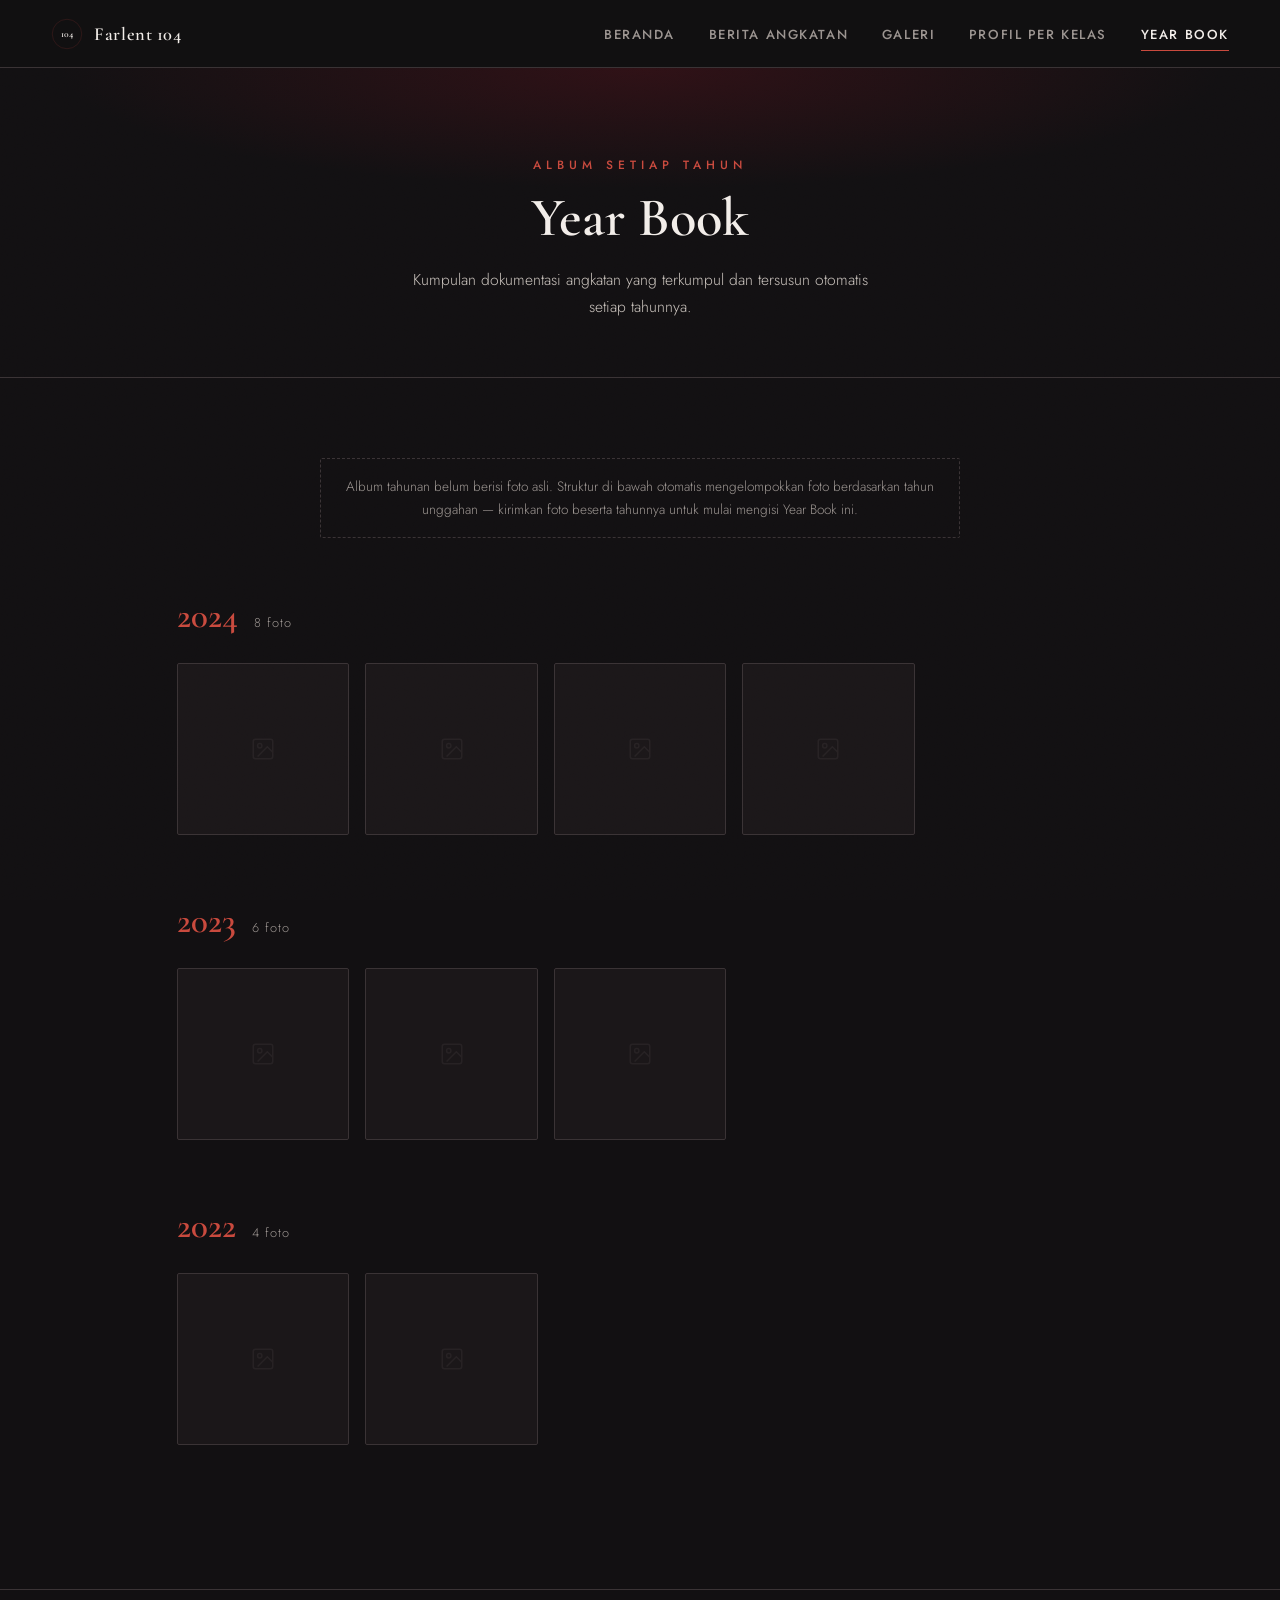
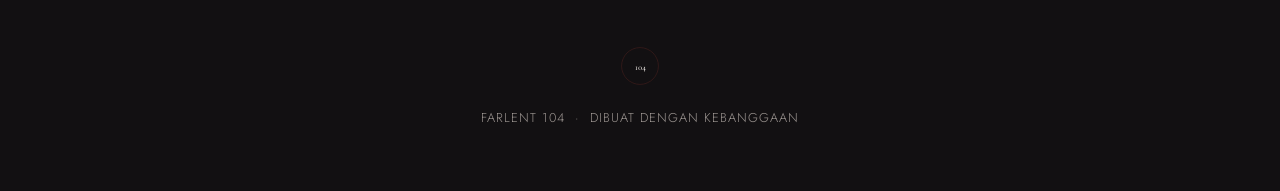
<file: yearbook.html>
<!DOCTYPE html>
<html lang="id">
<head>
<meta charset="UTF-8">
<meta name="viewport" content="width=device-width, initial-scale=1.0">
<title>Year Book — Farlent 104</title>
<link rel="stylesheet" href="shared.css">
</head>
<body>
<div class="grain"></div>

<nav class="navbar">
  <a class="nav-brand" href="index.html">
    <svg class="crest" viewBox="0 0 200 200" aria-hidden="true"><circle class="ring-outer" cx="100" cy="100" r="92"/><text x="100" y="118" class="num" style="font-size:60px;">104</text></svg>
    <span>Farlent 104</span>
  </a>
  <ul class="nav-links">
    <li><a href="index.html">Beranda</a></li>
    <li><a href="berita.html">Berita Angkatan</a></li>
    <li><a href="galeri.html">Galeri</a></li>
    <li><a href="kelas.html">Profil per Kelas</a></li>
    <li><a href="yearbook.html" aria-current="page">Year Book</a></li>
  </ul>
  <button class="nav-toggle" aria-label="Buka menu" aria-expanded="false">
    <svg viewBox="0 0 24 24" fill="none" stroke="currentColor" stroke-width="1.6"><path d="M4 7h16M4 12h16M4 17h16"/></svg>
  </button>
</nav>

<header class="page-header">
  <span class="eyebrow">Album Setiap Tahun</span>
  <h1>Year Book</h1>
  <p>Kumpulan dokumentasi angkatan yang terkumpul dan tersusun otomatis setiap tahunnya.</p>
</header>

<main>
  <section class="block reveal">
    <div class="notice">Album tahunan belum berisi foto asli. Struktur di bawah otomatis mengelompokkan foto berdasarkan tahun unggahan — kirimkan foto beserta tahunnya untuk mulai mengisi Year Book ini.</div>

    <div class="year-group">
      <div class="year-group-head"><h3>2024</h3><span>8 foto</span></div>
      <div class="class-photo-grid">
        <div class="class-photo"><svg viewBox="0 0 24 24" fill="none" stroke="currentColor" stroke-width="1.4"><rect x="3" y="3" width="18" height="18" rx="2"/><circle cx="9" cy="9" r="2"/><path d="M21 15l-5-5-9 9"/></svg></div>
        <div class="class-photo"><svg viewBox="0 0 24 24" fill="none" stroke="currentColor" stroke-width="1.4"><rect x="3" y="3" width="18" height="18" rx="2"/><circle cx="9" cy="9" r="2"/><path d="M21 15l-5-5-9 9"/></svg></div>
        <div class="class-photo"><svg viewBox="0 0 24 24" fill="none" stroke="currentColor" stroke-width="1.4"><rect x="3" y="3" width="18" height="18" rx="2"/><circle cx="9" cy="9" r="2"/><path d="M21 15l-5-5-9 9"/></svg></div>
        <div class="class-photo"><svg viewBox="0 0 24 24" fill="none" stroke="currentColor" stroke-width="1.4"><rect x="3" y="3" width="18" height="18" rx="2"/><circle cx="9" cy="9" r="2"/><path d="M21 15l-5-5-9 9"/></svg></div>
      </div>
    </div>

    <div class="year-group">
      <div class="year-group-head"><h3>2023</h3><span>6 foto</span></div>
      <div class="class-photo-grid">
        <div class="class-photo"><svg viewBox="0 0 24 24" fill="none" stroke="currentColor" stroke-width="1.4"><rect x="3" y="3" width="18" height="18" rx="2"/><circle cx="9" cy="9" r="2"/><path d="M21 15l-5-5-9 9"/></svg></div>
        <div class="class-photo"><svg viewBox="0 0 24 24" fill="none" stroke="currentColor" stroke-width="1.4"><rect x="3" y="3" width="18" height="18" rx="2"/><circle cx="9" cy="9" r="2"/><path d="M21 15l-5-5-9 9"/></svg></div>
        <div class="class-photo"><svg viewBox="0 0 24 24" fill="none" stroke="currentColor" stroke-width="1.4"><rect x="3" y="3" width="18" height="18" rx="2"/><circle cx="9" cy="9" r="2"/><path d="M21 15l-5-5-9 9"/></svg></div>
      </div>
    </div>

    <div class="year-group">
      <div class="year-group-head"><h3>2022</h3><span>4 foto</span></div>
      <div class="class-photo-grid">
        <div class="class-photo"><svg viewBox="0 0 24 24" fill="none" stroke="currentColor" stroke-width="1.4"><rect x="3" y="3" width="18" height="18" rx="2"/><circle cx="9" cy="9" r="2"/><path d="M21 15l-5-5-9 9"/></svg></div>
        <div class="class-photo"><svg viewBox="0 0 24 24" fill="none" stroke="currentColor" stroke-width="1.4"><rect x="3" y="3" width="18" height="18" rx="2"/><circle cx="9" cy="9" r="2"/><path d="M21 15l-5-5-9 9"/></svg></div>
      </div>
    </div>
  </section>
</main>

<footer>
  <svg class="crest-mini crest" viewBox="0 0 200 200" aria-hidden="true"><circle class="ring-outer" cx="100" cy="100" r="92"/><text x="100" y="118" class="num" style="font-size:44px;">104</text></svg>
  <p>FARLENT 104 &nbsp;·&nbsp; DIBUAT DENGAN KEBANGGAAN</p>
</footer>

<script src="shared.js"></script>
</body>
</html>
</file>
<file: shared.css>
@import url('https://fonts.googleapis.com/css2?family=Cormorant+Garamond:wght@400;500;600;700&family=Jost:wght@300;400;500;600&display=swap');

:root{
  --ink:#121012;
  --panel:#1B1719;
  --panel-2:#221D20;
  --crimson:#7A1220;
  --garnet:#B3241D;
  --garnet-soft:#C94A3E;
  --warmgray:#9C9591;
  --hairline:#3A3335;
  --paper:#F2EDE9;
  --paper-dim:#C9C2BC;
}
*{box-sizing:border-box; margin:0; padding:0;}
html{scroll-behavior:smooth;}
body{
  background:var(--ink);
  color:var(--paper);
  font-family:'Jost', sans-serif;
  font-weight:300;
  overflow-x:hidden;
  min-height:100vh;
}
::selection{ background:var(--crimson); color:var(--paper); }
h1,h2,h3,.serif{ font-family:'Cormorant Garamond', serif; }
a{ color:inherit; text-decoration:none; }
a:focus-visible, button:focus-visible, input:focus-visible{
  outline:2px solid var(--garnet-soft);
  outline-offset:3px;
}
.eyebrow{
  font-family:'Jost', sans-serif;
  font-size:12px;
  letter-spacing:0.42em;
  text-transform:uppercase;
  color:var(--garnet-soft);
  font-weight:500;
}
.grain{
  position:fixed; inset:0; pointer-events:none; z-index:1; opacity:0.05; mix-blend-mode:overlay;
  background-image:url("data:image/svg+xml,%3Csvg xmlns='http://www.w3.org/2000/svg' width='120' height='120'%3E%3Cfilter id='n'%3E%3CfeTurbulence type='fractalNoise' baseFrequency='0.9' numOctaves='2' stitchTiles='stitch'/%3E%3C/filter%3E%3Crect width='100%25' height='100%25' filter='url(%23n)'/%3E%3C/svg%3E");
}

/* ---------- navbar ---------- */
.navbar{
  position:sticky; top:0; z-index:50;
  display:flex; align-items:center; justify-content:space-between;
  padding:1.1rem 4vw;
  background:rgba(18,16,18,0.88);
  backdrop-filter:blur(10px);
  border-bottom:1px solid var(--hairline);
}
.nav-brand{ display:flex; align-items:center; gap:0.7rem; }
.nav-brand svg{ width:32px; height:32px; }
.nav-brand span{
  font-family:'Cormorant Garamond', serif; font-weight:600; font-size:1.15rem; letter-spacing:0.03em;
}
.nav-links{ display:flex; gap:2.1rem; list-style:none; }
.nav-links a{
  font-size:0.82rem; letter-spacing:0.12em; text-transform:uppercase; color:var(--warmgray);
  font-weight:500; padding:0.4rem 0; border-bottom:1px solid transparent; transition:color 0.3s ease, border-color 0.3s ease;
}
.nav-links a:hover, .nav-links a[aria-current="page"]{ color:var(--paper); border-color:var(--garnet-soft); }
.nav-toggle{ display:none; background:none; border:1px solid var(--hairline); border-radius:4px; color:var(--paper); width:38px; height:38px; cursor:pointer; }
@media (max-width:860px){
  .nav-links{
    position:fixed; inset:64px 0 0 0; flex-direction:column; align-items:center; justify-content:center;
    gap:2rem; background:var(--ink); transform:translateY(-110%); transition:transform 0.4s ease; z-index:49;
  }
  .nav-links.open{ transform:translateY(0); }
  .nav-links a{ font-size:1rem; }
  .nav-toggle{ display:block; }
}

/* ---------- crest ---------- */
.crest .ring-outer{ fill:none; stroke:var(--garnet-soft); stroke-width:1; }
.crest .ring-inner{ fill:none; stroke:var(--warmgray); stroke-width:0.6; opacity:0.55; }
.crest text{ font-family:'Cormorant Garamond', serif; fill:var(--paper); text-anchor:middle; }
.crest .num{ font-size:34px; font-weight:600; }
.crest .label{ font-size:6.5px; letter-spacing:0.35em; fill:var(--warmgray); font-family:'Jost',sans-serif; }

/* ---------- page header (for interior pages) ---------- */
.page-header{
  padding:5.5rem 6vw 3.5rem; text-align:center;
  background:radial-gradient(ellipse 70% 60% at 50% 0%, rgba(122,18,32,0.28), transparent 65%), var(--ink);
  border-bottom:1px solid var(--hairline);
}
.page-header h1{ font-size:clamp(2.1rem, 5vw, 3.4rem); font-weight:600; margin-top:0.7rem; }
.page-header p{ max-width:52ch; margin:1rem auto 0; color:var(--paper-dim); font-size:0.98rem; line-height:1.7; }

section.block{ position:relative; padding:5rem 6vw; max-width:1080px; margin:0 auto; }
.section-head{ text-align:center; margin-bottom:3.5rem; }
.section-head .eyebrow{ display:block; margin-bottom:0.9rem; }
.section-head h2{ font-size:clamp(1.9rem, 4vw, 2.8rem); font-weight:600; color:var(--paper); }
.divider{ width:56px; height:1px; background:var(--garnet-soft); margin:1.4rem auto 0; }

/* ---------- footer ---------- */
footer{ padding:3.5rem 6vw 4rem; text-align:center; border-top:1px solid var(--hairline); }
footer .crest-mini{ width:40px; height:40px; margin:0 auto 1rem; opacity:0.85; }
footer p{ font-size:0.8rem; letter-spacing:0.08em; color:var(--warmgray); }

/* ---------- reveal on scroll ---------- */
.reveal{ opacity:0; transform:translateY(24px); transition:opacity 0.9s ease, transform 0.9s ease; }
.reveal.in{ opacity:1; transform:translateY(0); }

/* ---------- reveal sideways (artikel / galeri) ---------- */
.reveal-left{ opacity:0; transform:translateX(-52px); transition:opacity 0.85s ease, transform 0.85s cubic-bezier(.22,.75,.28,1); }
.reveal-left.in{ opacity:1; transform:translateX(0); }
.reveal-right{ opacity:0; transform:translateX(52px); transition:opacity 0.85s ease, transform 0.85s cubic-bezier(.22,.75,.28,1); }
.reveal-right.in{ opacity:1; transform:translateX(0); }

/* ---------- page header entrance ---------- */
.page-header .eyebrow{ display:block; opacity:0; animation:rise 0.9s ease forwards 0.1s; }
.page-header h1{ opacity:0; animation:rise 0.9s ease forwards 0.28s; }
.page-header p{ opacity:0; animation:rise 0.9s ease forwards 0.46s; }
@keyframes rise{ from{opacity:0; transform:translateY(14px);} to{opacity:1; transform:translateY(0);} }

/* ---------- general interactive micro-motion ---------- */
.info-card, .quick-card, .medsos-card, .class-tab, .profile-card, .nav-brand svg{
  transition:border-color 0.3s ease, transform 0.3s ease, background 0.3s ease, box-shadow 0.3s ease;
}
.info-card:active, .quick-card:active, .profile-card:active{ transform:translateY(-1px) scale(0.99); }
.nav-brand:hover svg{ transform:rotate(8deg); }
.class-tab{ transition:all 0.25s ease, transform 0.2s ease; }
.class-tab:active{ transform:scale(0.96); }

/* ---------- card grid (news / gallery / class / yearbook) ---------- */
.card-grid{ display:grid; grid-template-columns:repeat(auto-fill, minmax(260px,1fr)); gap:1.6rem; }
.info-card{
  background:var(--panel); border:1px solid var(--hairline); border-radius:2px; overflow:hidden;
  display:flex; flex-direction:column; transition:border-color 0.3s ease, transform 0.3s ease;
}
.info-card:hover{ border-color:var(--garnet-soft); transform:translateY(-4px); }
.info-card .thumb{
  aspect-ratio:4/3; background:linear-gradient(150deg,var(--panel-2),var(--panel)); position:relative;
  display:flex; align-items:center; justify-content:center; color:var(--hairline); overflow:hidden;
}
.info-card .thumb img{ width:100%; height:100%; object-fit:cover; }
.info-card .thumb svg{ width:34px; height:34px; opacity:0.35; }
.info-card .body{ padding:1.3rem 1.4rem 1.5rem; display:flex; flex-direction:column; gap:0.5rem; flex:1; }
.info-card .tag{ font-size:0.72rem; letter-spacing:0.14em; text-transform:uppercase; color:var(--garnet-soft); font-weight:500; }
.info-card h3{ font-size:1.28rem; font-weight:600; line-height:1.3; }
.info-card p{ font-size:0.9rem; color:var(--paper-dim); line-height:1.6; flex:1; }
.info-card .meta{ font-size:0.76rem; color:var(--warmgray); letter-spacing:0.04em; margin-top:0.3rem; }

/* ---------- search bar ---------- */
.search-bar{
  max-width:520px; margin:0 auto 3rem; display:flex; align-items:center; gap:0.8rem;
  background:var(--panel); border:1px solid var(--hairline); border-radius:2px; padding:0.85rem 1.2rem;
  transition:border-color 0.3s ease;
}
.search-bar:focus-within{ border-color:var(--garnet-soft); }
.search-bar svg{ width:18px; height:18px; stroke:var(--warmgray); flex:none; }
.search-bar input{
  background:none; border:none; color:var(--paper); font-family:'Jost',sans-serif; font-size:0.95rem; width:100%; outline:none;
}
.search-bar input::placeholder{ color:var(--warmgray); }
.empty-state{ text-align:center; padding:3rem 1rem; color:var(--warmgray); font-size:0.92rem; display:none; }
.empty-state.show{ display:block; }

/* ---------- class tabs ---------- */
.class-tabs{
  display:flex; flex-wrap:wrap; justify-content:center; gap:0.6rem; margin-bottom:3.5rem;
}
.class-tab{
  padding:0.6rem 1.1rem; border:1px solid var(--hairline); border-radius:2px; background:var(--panel);
  color:var(--paper-dim); font-size:0.82rem; letter-spacing:0.06em; cursor:pointer; transition:all 0.25s ease;
}
.class-tab:hover{ border-color:var(--garnet-soft); color:var(--paper); }
.class-tab[aria-selected="true"]{ background:var(--crimson); border-color:var(--crimson); color:var(--paper); }
.class-panel{ display:none; }
.class-panel.active{ display:block; }
.class-photo-grid{ display:grid; grid-template-columns:repeat(auto-fill, minmax(150px,1fr)); gap:1rem; }
.class-photo{
  aspect-ratio:1; background:var(--panel); border:1px solid var(--hairline); display:flex; align-items:center;
  justify-content:center; color:var(--hairline); border-radius:2px; overflow:hidden;
}
.class-photo svg{ width:26px; height:26px; opacity:0.4; }
.class-photo img{ width:100%; height:100%; object-fit:cover; }
.class-name-badge{ text-align:center; margin-bottom:2rem; }
.class-name-badge h3{ font-size:2rem; }
.class-name-badge p{ color:var(--warmgray); font-size:0.85rem; margin-top:0.3rem; }

/* ---------- student profile cards ---------- */
.profile-grid{ display:grid; grid-template-columns:repeat(auto-fill, minmax(240px,1fr)); gap:1.6rem; }
.profile-card{
  background:var(--panel); border:1px solid var(--hairline); border-radius:2px; overflow:hidden;
  display:flex; flex-direction:column;
}
.profile-card:hover{ border-color:var(--garnet-soft); transform:translateY(-4px); }
.profile-card .photo{
  aspect-ratio:1; background:linear-gradient(150deg,var(--panel-2),var(--panel));
  display:flex; align-items:center; justify-content:center; color:var(--hairline);
}
.profile-card .photo svg{ width:30px; height:30px; opacity:0.4; }
.profile-details{ padding:1.2rem 1.3rem 1.4rem; display:flex; flex-direction:column; gap:0.55rem; }
.profile-details div{ display:flex; gap:0.5rem; font-size:0.86rem; line-height:1.55; }
.profile-details dt{ flex:none; width:6.6rem; color:var(--garnet-soft); font-weight:500; letter-spacing:0.02em; }
.profile-details dd{ color:var(--paper-dim); }
.profile-details .quote dd{ font-family:'Cormorant Garamond', serif; font-style:italic; color:var(--paper); font-size:0.98rem; }

/* ---------- yearbook ---------- */
.year-group{ margin-bottom:4rem; }
.year-group-head{ display:flex; align-items:baseline; gap:1rem; margin-bottom:1.6rem; }
.year-group-head h3{ font-size:2.2rem; color:var(--garnet-soft); font-weight:600; }
.year-group-head span{ font-size:0.8rem; color:var(--warmgray); letter-spacing:0.08em; }

/* ---------- placeholder notice ---------- */
.notice{
  max-width:640px; margin:0 auto 3.5rem; text-align:center; padding:1rem 1.4rem;
  border:1px dashed var(--hairline); border-radius:2px; color:var(--warmgray); font-size:0.85rem; line-height:1.7;
}

@media (prefers-reduced-motion: reduce){
  html{ scroll-behavior:auto; }
  .reveal{ opacity:1 !important; transform:none !important; transition:none !important; }
}
@media (max-width:640px){
  section.block{ padding:4rem 6vw; }
}
</file>
<file: css/index.css>
.hero {
  position: relative;
  min-height: 92vh;
  display: flex;
  flex-direction: column;
  align-items: center;
  justify-content: center;
  text-align: center;
  padding: 6vh 6vw;

  background:
    radial-gradient(
      ellipse 60% 50% at 50% 18%,
      rgba(122, 18, 32, 0.35),
      transparent 60%
    ),
    radial-gradient(
      ellipse 80% 60% at 50% 100%,
      rgba(20, 17, 18, 0.9),
      var(--ink) 70%
    ),
    var(--ink);
}

.hero-watermark {
  position: absolute;
  inset: 0;
  display: flex;
  align-items: center;
  justify-content: center;
  opacity: 0.05;
  pointer-events: none;
}

.hero-watermark svg {
  width: min(90vw, 780px);
  height: auto;
}

.hero-crest {
  width: 104px;
  height: 104px;
  margin-bottom: 2.2rem;
  opacity: 0;
  animation: rise 1s ease forwards 0.15s;
}

.hero .eyebrow {
  opacity: 0;
  animation: rise 1s ease forwards 0.45s;
}

.hero h1 {
  font-size: clamp(2.6rem, 7.5vw, 5.2rem);
  line-height: 1.02;
  font-weight: 600;
  letter-spacing: 0.01em;
  margin: 0.6rem 0 1.3rem;
  color: var(--paper);
  opacity: 0;
  animation: rise 1s ease forwards 0.65s;
}

.hero h1 em {
  font-style: normal;
  color: var(--garnet-soft);
}

.hero p.tagline {
  max-width: 38ch;
  font-size: clamp(0.98rem, 1.6vw, 1.15rem);
  line-height: 1.75;
  color: var(--paper-dim);
  font-weight: 300;
  opacity: 0;
  animation: rise 1s ease forwards 0.85s;
}

.scroll-cue {
  margin-top: 4rem;
  display: inline-flex;
  flex-direction: column;
  align-items: center;
  gap: 0.6rem;
  background: none;
  border: none;
  cursor: pointer;
  color: var(--warmgray);
  font-family: "Jost", sans-serif;
  font-size: 11px;
  letter-spacing: 0.3em;
  text-transform: uppercase;
  opacity: 0;
  animation: rise 1s ease forwards 1.1s;
}

.scroll-cue .line {
  width: 1px;
  height: 34px;
  background: linear-gradient(var(--garnet-soft), transparent);
  animation: pulse 2s ease-in-out infinite;
}

@keyframes rise {
  from {
    opacity: 0;
    transform: translateY(16px);
  }

  to {
    opacity: 1;
    transform: translateY(0);
  }
}

@keyframes pulse {
  0%,
  100% {
    opacity: 0.3;
  }

  50% {
    opacity: 1;
  }
}

.profile-logo {
  display: flex;
  justify-content: center;
  margin-bottom: 3.5rem;
}

.profile-logo svg {
  width: 132px;
  height: 132px;
}

.vm-wrap {
  display: grid;
  gap: 4.5rem;
}

.vm-block h3 {
  font-size: 1.5rem;
  letter-spacing: 0.28em;
  text-transform: uppercase;
  color: var(--garnet-soft);
  font-weight: 600;
  text-align: center;
  margin-bottom: 1.6rem;
}

.visi-text {
  font-family: "Cormorant Garamond", serif;
  font-size: clamp(1.3rem, 2.6vw, 1.7rem);
  line-height: 1.6;
  text-align: center;
  color: var(--paper);
  font-weight: 500;
  max-width: 56ch;
  margin: 0 auto;
}

.misi-list {
  list-style: none;
  max-width: 64ch;
  margin: 0 auto;
}

.misi-list li {
  display: flex;
  gap: 1.4rem;
  align-items: baseline;
  padding: 1.4rem 0;
  border-bottom: 1px solid var(--hairline);
}

.misi-list li:last-child {
  border-bottom: none;
}

.misi-list .num {
  font-family: "Cormorant Garamond", serif;
  font-size: 1.3rem;
  color: var(--garnet-soft);
  font-weight: 600;
  flex: none;
  width: 2.2rem;
}

.misi-list p {
  font-size: 1rem;
  line-height: 1.75;
  color: var(--paper-dim);
  font-weight: 300;
}

.quicklinks {
  display: grid;
  grid-template-columns: repeat(auto-fit, minmax(220px, 1fr));
  gap: 1.4rem;
}

.quick-card {
  background: var(--panel);
  border: 1px solid var(--hairline);
  padding: 2rem 1.6rem;
  display: flex;
  flex-direction: column;
  gap: 0.6rem;
  transition: border-color 0.3s ease, transform 0.3s ease;
}

.quick-card:hover {
  border-color: var(--garnet-soft);
  transform: translateY(-4px);
}

.quick-card .icon {
  width: 34px;
  height: 34px;
}

.quick-card .icon svg {
  width: 100%;
  height: 100%;
  stroke: var(--garnet-soft);
}

.quick-card h3 {
  font-size: 1.25rem;
  font-weight: 600;
}

.quick-card p {
  font-size: 0.88rem;
  color: var(--paper-dim);
  line-height: 1.6;
}

.quick-card .go {
  margin-top: 0.4rem;
  font-size: 0.78rem;
  letter-spacing: 0.1em;
  text-transform: uppercase;
  color: var(--garnet-soft);
}

.medsos-grid {
  display: grid;
  grid-template-columns: repeat(auto-fit, minmax(190px, 1fr));
  gap: 1px;
  background: var(--hairline);
  border: 1px solid var(--hairline);
  margin-top: 1rem;
}

.medsos-card {
  background: var(--panel);
  padding: 2.4rem 1.6rem;
  display: flex;
  flex-direction: column;
  align-items: center;
  gap: 0.9rem;
  text-align: center;
  transition: background 0.35s ease;
}

.medsos-card:hover,
.medsos-card:focus-visible {
  background: var(--panel-2);
}

.medsos-card .icon {
  width: 38px;
  height: 38px;
  display: flex;
  align-items: center;
  justify-content: center;
  border: 1px solid var(--hairline);
  border-radius: 50%;
  transition: border-color 0.35s ease, transform 0.35s ease;
}

.medsos-card:hover .icon {
  border-color: var(--garnet-soft);
  transform: translateY(-3px);
}

.medsos-card .icon svg {
  width: 16px;
  height: 16px;
  stroke: var(--paper);
}

.medsos-card .name {
  font-size: 0.95rem;
  letter-spacing: 0.06em;
  color: var(--paper);
  font-weight: 500;
}

.medsos-card .handle {
  font-size: 0.78rem;
  color: var(--warmgray);
  letter-spacing: 0.03em;
}

.medsos-card.disabled {
  opacity: 0.45;
  cursor: default;
  pointer-events: none;
}
</file>
